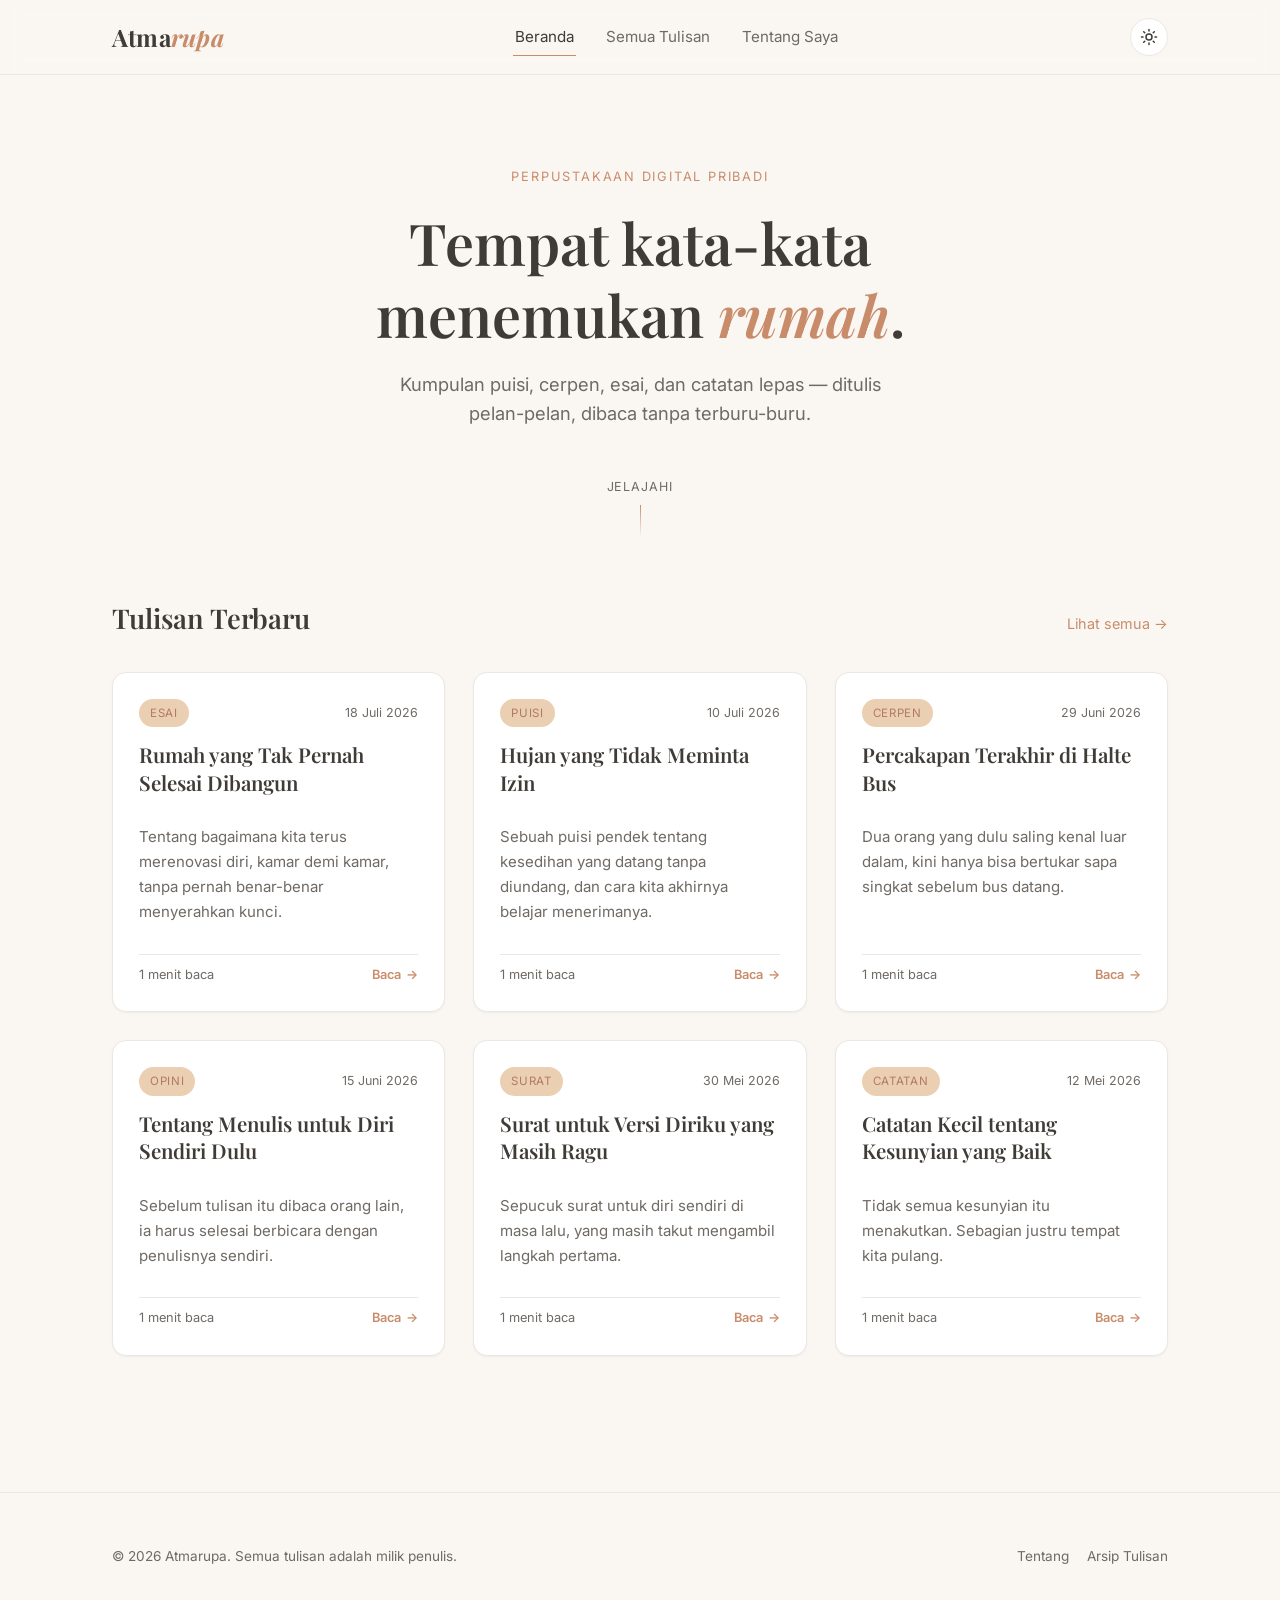
<file: index.html>
<!DOCTYPE html>
<html lang="id">
<head>
<meta charset="UTF-8" />
<meta name="viewport" content="width=device-width, initial-scale=1.0" />
<title>Atmarupa — Tempat kata-kata menemukan rumah</title>
<meta name="description" content="Perpustakaan digital pribadi berisi puisi, cerpen, esai, opini, dan catatan lepas. Tempat yang tenang untuk membaca dan menyimpan tulisan." />
<link rel="canonical" href="https://rumahkata.example.com/index.html" />

<!-- Open Graph -->
<meta property="og:type" content="website" />
<meta property="og:title" content="Atmarupa — Tempat kata-kata menemukan rumah" />
<meta property="og:description" content="Perpustakaan digital pribadi berisi puisi, cerpen, esai, opini, dan catatan lepas." />
<meta property="og:url" content="https://rumahkata.example.com/index.html" />
<meta property="og:image" content="images/og-cover.jpg" />

<!-- Twitter Card -->
<meta name="twitter:card" content="summary_large_image" />
<meta name="twitter:title" content="Atmarupa — Tempat kata-kata menemukan rumah" />
<meta name="twitter:description" content="Perpustakaan digital pribadi berisi puisi, cerpen, esai, opini, dan catatan lepas." />
<meta name="twitter:image" content="images/og-cover.jpg" />

<link rel="icon" href="data:image/svg+xml,<svg xmlns=%22http://www.w3.org/2000/svg%22 viewBox=%220 0 100 100%22><text y=%22.9em%22 font-size=%2290%22>🏡</text></svg>" />

<link rel="preconnect" href="https://fonts.googleapis.com" />
<link rel="preconnect" href="https://fonts.gstatic.com" crossorigin />
<link href="https://fonts.googleapis.com/css2?family=Playfair+Display:wght@500;600;700&family=Inter:wght@400;500;600&display=swap" rel="stylesheet" />

<link rel="stylesheet" href="css/style.css" />
<link rel="stylesheet" href="css/responsive.css" />
</head>
<body>
<a class="skip-link" href="#main-content">Langsung ke konten utama</a>

<header class="site-header">
  <div class="header-inner">
    <a class="brand" href="index.html">
      <span class="brand-mark">Atma<em>rupa</em></span>
    </a>

    <nav class="main-nav" data-main-nav aria-label="Navigasi utama">
      <a href="index.html" aria-current="page">Beranda</a>
      <a href="posts.html">Semua Tulisan</a>
      <a href="about.html">Tentang Saya</a>
    </nav>

    <div class="header-actions">
      <button class="theme-toggle" data-theme-toggle type="button" aria-label="Ganti mode terang/gelap">
        <svg class="icon-sun" viewBox="0 0 24 24" fill="none" stroke="currentColor" stroke-width="2" stroke-linecap="round"><circle cx="12" cy="12" r="4"/><path d="M12 2v2M12 20v2M4.93 4.93l1.41 1.41M17.66 17.66l1.41 1.41M2 12h2M20 12h2M6.34 17.66l-1.41 1.41M19.07 4.93l-1.41 1.41"/></svg>
        <svg class="icon-moon" viewBox="0 0 24 24" fill="none" stroke="currentColor" stroke-width="2" stroke-linecap="round" stroke-linejoin="round"><path d="M21 12.79A9 9 0 1 1 11.21 3 7 7 0 0 0 21 12.79z"/></svg>
      </button>
      <button class="nav-toggle" data-nav-toggle type="button" aria-label="Buka menu" aria-expanded="false" aria-controls="main-nav">
        <svg viewBox="0 0 24 24" fill="none" stroke="currentColor" stroke-width="2" stroke-linecap="round"><path d="M3 6h18M3 12h18M3 18h18"/></svg>
      </button>
    </div>
  </div>
</header>

<main id="main-content">
  <section class="hero">
    <div class="container">
      <span class="hero-eyebrow">Perpustakaan digital pribadi</span>
      <h1>Tempat kata-kata<br />menemukan <span class="accent-word">rumah</span>.</h1>
      <p class="hero-tagline">Kumpulan puisi, cerpen, esai, dan catatan lepas — ditulis pelan-pelan, dibaca tanpa terburu-buru.</p>
      <div class="hero-scroll-cue" aria-hidden="true">
        <span>Jelajahi</span>
        <span class="line"></span>
      </div>
    </div>
  </section>

  <section class="container">
    <div class="section-heading">
      <h2>Tulisan Terbaru</h2>
      <a class="view-all" href="posts.html">Lihat semua &rarr;</a>
    </div>
    <div class="post-grid" data-latest-posts aria-live="polite">
      <!-- Diisi oleh app.js -->
    </div>
  </section>
</main>

<footer class="site-footer">
  <div class="container footer-inner">
    <p class="footer-note">&copy; 2026 Atmarupa. Semua tulisan adalah milik penulis.</p>
    <div class="footer-links">
      <a href="about.html">Tentang</a>
      <a href="posts.html">Arsip Tulisan</a>
    </div>
  </div>
</footer>

<script src="js/darkmode.js"></script>
<script src="js/utils.js"></script>
<script src="js/app.js"></script>
</body>
</html>
</file>
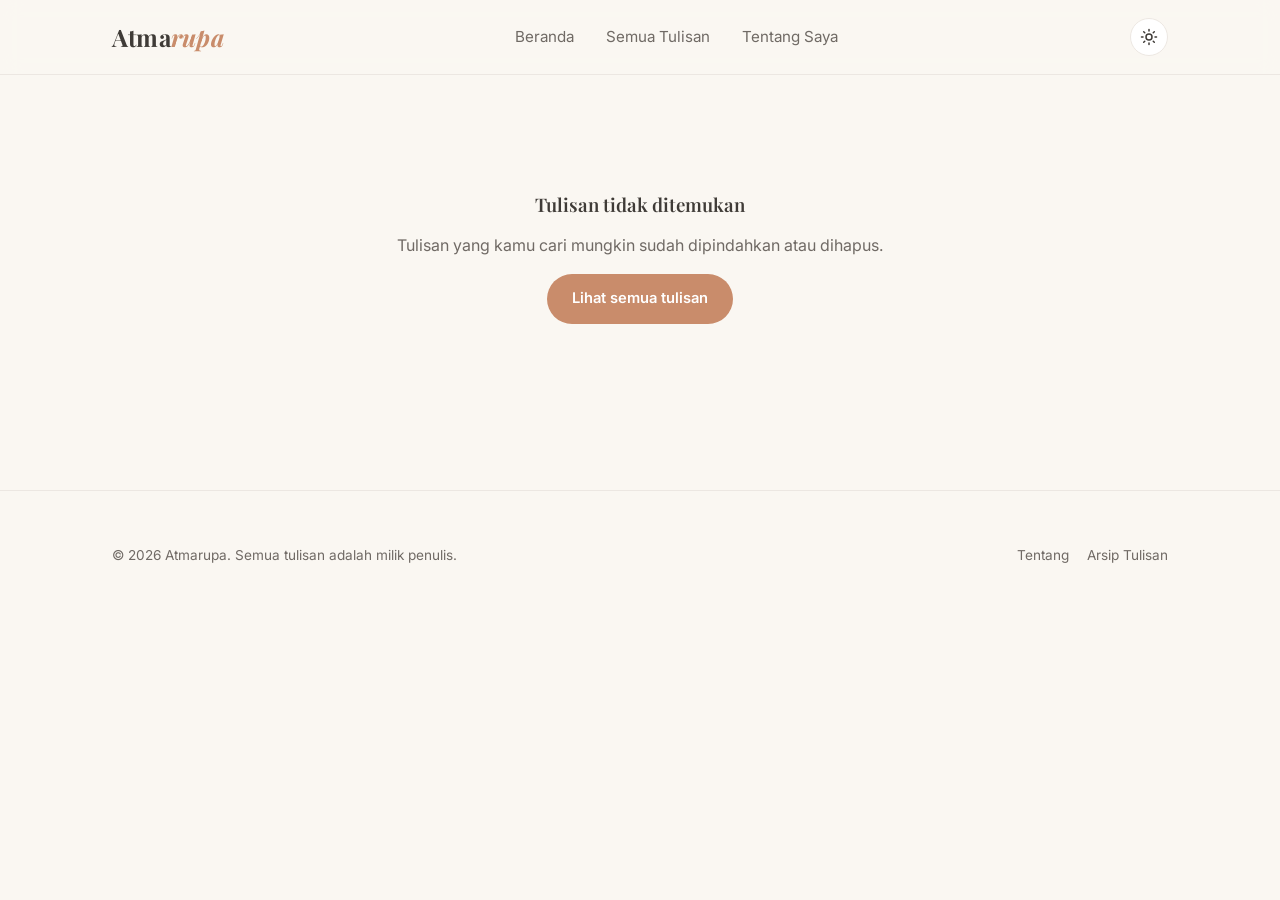
<file: article.html>
<!DOCTYPE html>
<html lang="id">
<head>
<meta charset="UTF-8" />
<meta name="viewport" content="width=device-width, initial-scale=1.0" />
<title>Memuat tulisan… — Atmarupa</title>
<meta name="description" content="Membaca tulisan di Atmarupa." />
<link rel="canonical" href="https://rumahkata.example.com/article.html" />

<meta property="og:type" content="article" />
<meta property="og:title" content="Atmarupa" />
<meta property="og:description" content="Membaca tulisan di Atmarupa." />
<meta property="og:url" content="https://rumahkata.example.com/article.html" />

<meta name="twitter:card" content="summary" />
<meta name="twitter:title" content="Atmarupa" />
<meta name="twitter:description" content="Membaca tulisan di Atmarupa." />

<link rel="icon" href="data:image/svg+xml,<svg xmlns=%22http://www.w3.org/2000/svg%22 viewBox=%220 0 100 100%22><text y=%22.9em%22 font-size=%2290%22>🏡</text></svg>" />

<link rel="preconnect" href="https://fonts.googleapis.com" />
<link rel="preconnect" href="https://fonts.gstatic.com" crossorigin />
<link href="https://fonts.googleapis.com/css2?family=Playfair+Display:wght@500;600;700&family=Inter:wght@400;500;600&display=swap" rel="stylesheet" />

<link rel="stylesheet" href="css/style.css" />
<link rel="stylesheet" href="css/article.css" />
<link rel="stylesheet" href="css/responsive.css" />

<script type="application/ld+json" data-article-schema>{}</script>
</head>
<body>
<a class="skip-link" href="#main-content">Langsung ke konten utama</a>

<div class="reading-progress" data-reading-progress aria-hidden="true"></div>

<header class="site-header">
  <div class="header-inner">
    <a class="brand" href="index.html">
      <span class="brand-mark">Atma<em>rupa</em></span>
    </a>

    <nav class="main-nav" data-main-nav aria-label="Navigasi utama">
      <a href="index.html">Beranda</a>
      <a href="posts.html">Semua Tulisan</a>
      <a href="about.html">Tentang Saya</a>
    </nav>

    <div class="header-actions">
      <button class="theme-toggle" data-theme-toggle type="button" aria-label="Ganti mode terang/gelap">
        <svg class="icon-sun" viewBox="0 0 24 24" fill="none" stroke="currentColor" stroke-width="2" stroke-linecap="round"><circle cx="12" cy="12" r="4"/><path d="M12 2v2M12 20v2M4.93 4.93l1.41 1.41M17.66 17.66l1.41 1.41M2 12h2M20 12h2M6.34 17.66l-1.41 1.41M19.07 4.93l-1.41 1.41"/></svg>
        <svg class="icon-moon" viewBox="0 0 24 24" fill="none" stroke="currentColor" stroke-width="2" stroke-linecap="round" stroke-linejoin="round"><path d="M21 12.79A9 9 0 1 1 11.21 3 7 7 0 0 0 21 12.79z"/></svg>
      </button>
      <button class="nav-toggle" data-nav-toggle type="button" aria-label="Buka menu" aria-expanded="false" aria-controls="main-nav">
        <svg viewBox="0 0 24 24" fill="none" stroke="currentColor" stroke-width="2" stroke-linecap="round"><path d="M3 6h18M3 12h18M3 18h18"/></svg>
      </button>
    </div>
  </div>
</header>

<main id="main-content">
  <article class="article-page container" data-article-root>
    <a class="article-back" href="posts.html">
      <svg viewBox="0 0 24 24" fill="none" stroke="currentColor" stroke-width="2" stroke-linecap="round"><path d="m15 18-6-6 6-6"/></svg>
      Kembali ke semua tulisan
    </a>

    <header class="article-header">
      <span class="article-tag" data-article-tag>Memuat…</span>
      <h1 data-article-title>Memuat tulisan…</h1>
      <div class="article-meta-row">
        <span data-article-date></span>
        <span class="dot" aria-hidden="true"></span>
        <span data-article-reading-time></span>
      </div>
    </header>

    <div class="article-body" data-article-body>
      <p>Sedang memuat isi tulisan…</p>
    </div>

    <div class="article-share-bar">
      <button class="btn btn-ghost share-btn" data-share-btn type="button">
        <svg viewBox="0 0 24 24" fill="none" stroke="currentColor" stroke-width="2" stroke-linecap="round" stroke-linejoin="round"><circle cx="18" cy="5" r="3"/><circle cx="6" cy="12" r="3"/><circle cx="18" cy="19" r="3"/><path d="m8.59 13.51 6.83 3.98M15.41 6.51 8.59 10.49"/></svg>
        Bagikan tulisan ini
      </button>
      <span class="share-feedback" data-share-feedback></span>
    </div>

    <nav class="article-nav" data-article-nav aria-label="Navigasi antar tulisan"></nav>
  </article>
</main>

<footer class="site-footer">
  <div class="container footer-inner">
    <p class="footer-note">&copy; 2026 Atmarupa. Semua tulisan adalah milik penulis.</p>
    <div class="footer-links">
      <a href="about.html">Tentang</a>
      <a href="posts.html">Arsip Tulisan</a>
    </div>
  </div>
</footer>

<script src="js/darkmode.js"></script>
<script src="js/utils.js"></script>
<script src="js/app.js"></script>
<script src="js/article.js"></script>
</body>
</html>
</file>
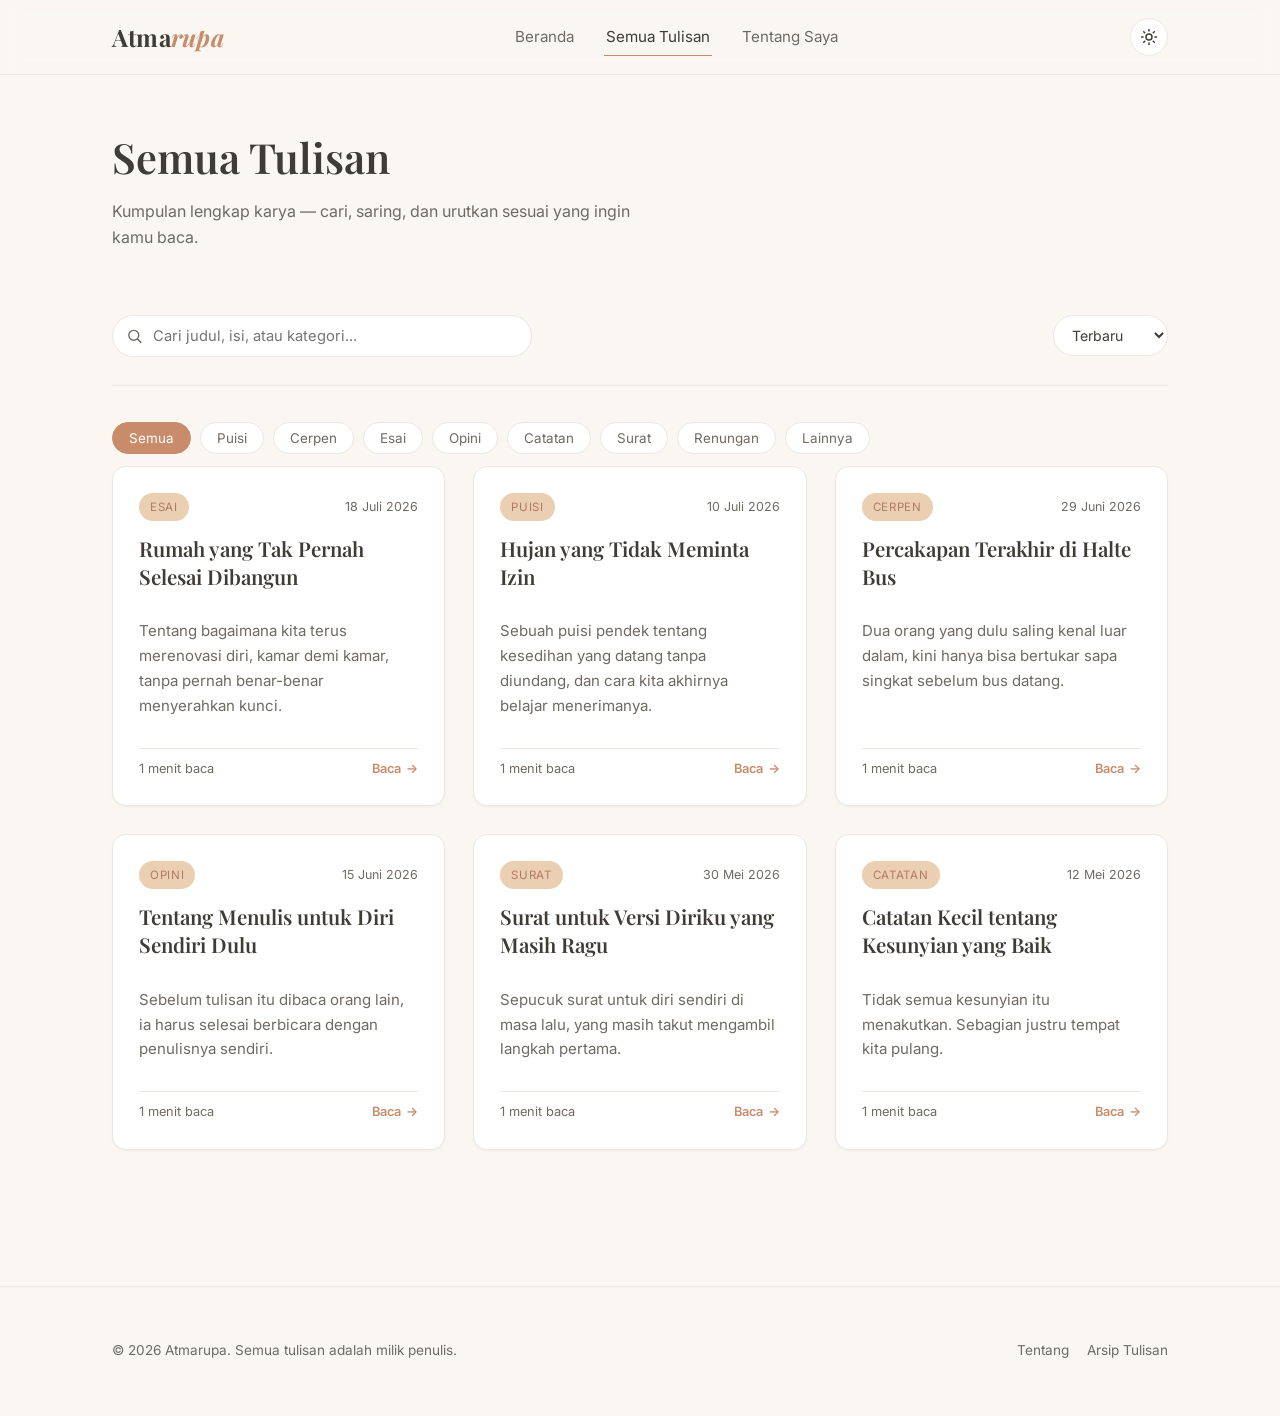
<file: posts.html>
<!DOCTYPE html>
<html lang="id">
<head>
<meta charset="UTF-8" />
<meta name="viewport" content="width=device-width, initial-scale=1.0" />
<title>Semua Tulisan — Atmarupa</title>
<meta name="description" content="Jelajahi semua tulisan di Atmarupa puisi, cerpen, esai, opini, catatan, surat, dan renungan. Cari dan saring berdasarkan kategori." />
<link rel="canonical" href="https://rumahkata.example.com/posts.html" />

<meta property="og:type" content="website" />
<meta property="og:title" content="Semua Tulisan — Atmarupa/>
<meta property="og:description" content="Jelajahi semua tulisan: puisi, cerpen, esai, opini, catatan, surat, dan renungan." />
<meta property="og:url" content="https://rumahkata.example.com/posts.html" />

<meta name="twitter:card" content="summary" />
<meta name="twitter:title" content="Semua Tulisan — Atmarupa" />
<meta name="twitter:description" content="Jelajahi semua tulisan: puisi, cerpen, esai, opini, catatan, surat, dan renungan." />

<link rel="icon" href="data:image/svg+xml,<svg xmlns=%22http://www.w3.org/2000/svg%22 viewBox=%220 0 100 100%22><text y=%22.9em%22 font-size=%2290%22>🏡</text></svg>" />

<link rel="preconnect" href="https://fonts.googleapis.com" />
<link rel="preconnect" href="https://fonts.gstatic.com" crossorigin />
<link href="https://fonts.googleapis.com/css2?family=Playfair+Display:wght@500;600;700&family=Inter:wght@400;500;600&display=swap" rel="stylesheet" />

<link rel="stylesheet" href="css/style.css" />
<link rel="stylesheet" href="css/responsive.css" />
</head>
<body>
<a class="skip-link" href="#main-content">Langsung ke konten utama</a>

<header class="site-header">
  <div class="header-inner">
    <a class="brand" href="index.html">
      <span class="brand-mark">Atma<em>rupa</em></span>
    </a>

    <nav class="main-nav" data-main-nav aria-label="Navigasi utama">
      <a href="index.html">Beranda</a>
      <a href="posts.html" aria-current="page">Semua Tulisan</a>
      <a href="about.html">Tentang Saya</a>
    </nav>

    <div class="header-actions">
      <button class="theme-toggle" data-theme-toggle type="button" aria-label="Ganti mode terang/gelap">
        <svg class="icon-sun" viewBox="0 0 24 24" fill="none" stroke="currentColor" stroke-width="2" stroke-linecap="round"><circle cx="12" cy="12" r="4"/><path d="M12 2v2M12 20v2M4.93 4.93l1.41 1.41M17.66 17.66l1.41 1.41M2 12h2M20 12h2M6.34 17.66l-1.41 1.41M19.07 4.93l-1.41 1.41"/></svg>
        <svg class="icon-moon" viewBox="0 0 24 24" fill="none" stroke="currentColor" stroke-width="2" stroke-linecap="round" stroke-linejoin="round"><path d="M21 12.79A9 9 0 1 1 11.21 3 7 7 0 0 0 21 12.79z"/></svg>
      </button>
      <button class="nav-toggle" data-nav-toggle type="button" aria-label="Buka menu" aria-expanded="false" aria-controls="main-nav">
        <svg viewBox="0 0 24 24" fill="none" stroke="currentColor" stroke-width="2" stroke-linecap="round"><path d="M3 6h18M3 12h18M3 18h18"/></svg>
      </button>
    </div>
  </div>
</header>

<main id="main-content">
  <div class="container">
    <div class="page-header">
      <h1>Semua Tulisan</h1>
      <p>Kumpulan lengkap karya — cari, saring, dan urutkan sesuai yang ingin kamu baca.</p>
    </div>

    <div class="controls-bar">
      <label class="search-box">
        <span class="visually-hidden">Cari tulisan</span>
        <svg viewBox="0 0 24 24" fill="none" stroke="currentColor" stroke-width="2" stroke-linecap="round"><circle cx="11" cy="11" r="7"/><path d="m21 21-4.3-4.3"/></svg>
        <input type="search" data-post-search placeholder="Cari judul, isi, atau kategori..." aria-label="Cari tulisan" />
      </label>

      <label>
        <span class="visually-hidden">Urutkan tulisan</span>
        <select class="sort-select" data-sort-select aria-label="Urutkan tulisan">
          <option value="terbaru">Terbaru</option>
          <option value="terlama">Terlama</option>
          <option value="judul">Judul A-Z</option>
        </select>
      </label>
    </div>

    <div class="filter-row" data-filter-row role="group" aria-label="Saring berdasarkan kategori">
      <!-- Diisi oleh posts.js -->
    </div>

    <p class="visually-hidden" data-result-count aria-live="polite"></p>

    <div class="post-grid" data-post-grid aria-live="polite">
      <!-- Diisi oleh posts.js -->
    </div>
  </div>
</main>

<footer class="site-footer">
  <div class="container footer-inner">
    <p class="footer-note">&copy; 2026 Atmarupa. Semua tulisan adalah milik penulis.</p>
    <div class="footer-links">
      <a href="about.html">Tentang</a>
      <a href="posts.html">Arsip Tulisan</a>
    </div>
  </div>
</footer>

<script src="js/darkmode.js"></script>
<script src="js/utils.js"></script>
<script src="js/app.js"></script>
<script src="js/search.js"></script>
<script src="js/posts.js"></script>
</body>
</html>
</file>
<file: css/style.css>
/* ==========================================================================
   Rumah Kata — Perpustakaan digital pribadi
   style.css — variabel global, layout dasar, komponen bersama
   ========================================================================== */

:root {
  /* Warna — Warm Pastel Minimalist */
  --color-bg: #FAF7F2;
  --color-card: #FFFFFF;
  --color-primary: #C98C6B;
  --color-secondary: #EBCFB2;
  --color-accent: #B27A63;
  --color-text: #3F3B37;
  --color-text-secondary: #706A65;
  --color-border: #ECE7E2;
  --color-hover: #F5EFE9;
  --color-shadow: rgba(63, 59, 55, 0.06);

  /* Tipografi */
  --font-heading: "Playfair Display", Georgia, serif;
  --font-body: "Inter", -apple-system, BlinkMacSystemFont, sans-serif;

  /* Skala & ritme */
  --content-width: 1120px;
  --reading-width: 680px;
  --radius-sm: 8px;
  --radius-md: 14px;
  --radius-lg: 22px;
  --transition: 220ms cubic-bezier(0.4, 0, 0.2, 1);

  color-scheme: light;
}

[data-theme="dark"] {
  --color-bg: #211E1B;
  --color-card: #2A2622;
  --color-primary: #E0A17E;
  --color-secondary: #4A3F35;
  --color-accent: #E0A17E;
  --color-text: #F3EEE7;
  --color-text-secondary: #B8AFA6;
  --color-border: #3B352F;
  --color-hover: #322C27;
  --color-shadow: rgba(0, 0, 0, 0.25);
  color-scheme: dark;
}

/* ---------- Reset dasar ---------- */
*,
*::before,
*::after {
  box-sizing: border-box;
}

html {
  scroll-behavior: smooth;
}

body {
  margin: 0;
  background-color: var(--color-bg);
  color: var(--color-text);
  font-family: var(--font-body);
  line-height: 1.6;
  -webkit-font-smoothing: antialiased;
  transition: background-color var(--transition), color var(--transition);
}

img {
  max-width: 100%;
  display: block;
}

a {
  color: inherit;
  text-decoration: none;
}

ul {
  list-style: none;
  margin: 0;
  padding: 0;
}

button {
  font-family: inherit;
  cursor: pointer;
}

h1, h2, h3, h4 {
  font-family: var(--font-heading);
  font-weight: 600;
  line-height: 1.25;
  margin: 0;
}

/* ---------- Aksesibilitas ---------- */
.skip-link {
  position: absolute;
  left: -999px;
  top: 0;
  background: var(--color-primary);
  color: #fff;
  padding: 10px 18px;
  border-radius: 0 0 var(--radius-sm) 0;
  z-index: 1000;
}

.skip-link:focus {
  left: 0;
}

:focus-visible {
  outline: 2px solid var(--color-accent);
  outline-offset: 3px;
  border-radius: 4px;
}

@media (prefers-reduced-motion: reduce) {
  *, *::before, *::after {
    animation-duration: 0.001ms !important;
    animation-iteration-count: 1 !important;
    transition-duration: 0.001ms !important;
    scroll-behavior: auto !important;
  }
}

.visually-hidden {
  position: absolute;
  width: 1px;
  height: 1px;
  overflow: hidden;
  clip: rect(0 0 0 0);
  white-space: nowrap;
}

/* ---------- Container ---------- */
.container {
  width: 100%;
  max-width: var(--content-width);
  margin: 0 auto;
  padding: 0 32px;
}

/* ---------- Header ---------- */
.site-header {
  position: sticky;
  top: 0;
  z-index: 100;
  background-color: color-mix(in srgb, var(--color-bg) 88%, transparent);
  backdrop-filter: blur(10px);
  border-bottom: 1px solid var(--color-border);
}

.header-inner {
  display: flex;
  align-items: center;
  justify-content: space-between;
  gap: 24px;
  padding: 18px 32px;
  max-width: var(--content-width);
  margin: 0 auto;
}

.brand {
  display: flex;
  align-items: baseline;
  gap: 10px;
}

.brand-mark {
  font-family: var(--font-heading);
  font-size: 1.5rem;
  font-weight: 700;
  color: var(--color-text);
  letter-spacing: 0.01em;
}

.brand-mark em {
  font-style: italic;
  color: var(--color-primary);
}

.main-nav {
  display: flex;
  align-items: center;
  gap: 28px;
}

.main-nav a {
  font-size: 0.95rem;
  color: var(--color-text-secondary);
  position: relative;
  padding: 4px 2px;
  transition: color var(--transition);
}

.main-nav a::after {
  content: "";
  position: absolute;
  left: 0;
  bottom: -3px;
  width: 0;
  height: 1.5px;
  background: var(--color-primary);
  transition: width var(--transition);
}

.main-nav a:hover,
.main-nav a[aria-current="page"] {
  color: var(--color-text);
}

.main-nav a:hover::after,
.main-nav a[aria-current="page"]::after {
  width: 100%;
}

.header-actions {
  display: flex;
  align-items: center;
  gap: 14px;
}

.nav-toggle {
  display: none;
  background: none;
  border: none;
  padding: 6px;
  color: var(--color-text);
}

.nav-toggle svg {
  width: 24px;
  height: 24px;
}

/* Theme toggle */
.theme-toggle {
  display: inline-flex;
  align-items: center;
  justify-content: center;
  width: 38px;
  height: 38px;
  border-radius: 50%;
  border: 1px solid var(--color-border);
  background: var(--color-card);
  color: var(--color-text);
  transition: background var(--transition), transform var(--transition);
}

.theme-toggle:hover {
  background: var(--color-hover);
  transform: rotate(12deg);
}

.theme-toggle svg {
  width: 18px;
  height: 18px;
}

.theme-toggle .icon-moon { display: none; }
[data-theme="dark"] .theme-toggle .icon-sun { display: none; }
[data-theme="dark"] .theme-toggle .icon-moon { display: block; }

/* ---------- Hero ---------- */
.hero {
  padding: 88px 0 64px;
  text-align: center;
}

.hero-eyebrow {
  display: inline-block;
  font-size: 0.8rem;
  letter-spacing: 0.14em;
  text-transform: uppercase;
  color: var(--color-primary);
  margin-bottom: 18px;
}

.hero h1 {
  font-size: clamp(2.4rem, 5vw, 3.6rem);
  max-width: 780px;
  margin: 0 auto 20px;
  color: var(--color-text);
}

.hero h1 .accent-word {
  color: var(--color-primary);
  font-style: italic;
}

.hero-tagline {
  font-size: 1.15rem;
  color: var(--color-text-secondary);
  max-width: 520px;
  margin: 0 auto;
}

.hero-scroll-cue {
  margin-top: 48px;
  display: inline-flex;
  flex-direction: column;
  align-items: center;
  gap: 8px;
  color: var(--color-text-secondary);
  font-size: 0.78rem;
  letter-spacing: 0.08em;
  text-transform: uppercase;
}

.hero-scroll-cue .line {
  width: 1px;
  height: 32px;
  background: linear-gradient(var(--color-primary), transparent);
  animation: pulse-line 1.8s ease-in-out infinite;
}

@keyframes pulse-line {
  0%, 100% { opacity: 0.3; }
  50% { opacity: 1; }
}

/* ---------- Section headings ---------- */
.section-heading {
  display: flex;
  align-items: baseline;
  justify-content: space-between;
  gap: 16px;
  margin-bottom: 32px;
}

.section-heading h2 {
  font-size: 1.7rem;
}

.section-heading .view-all {
  font-size: 0.9rem;
  color: var(--color-primary);
  white-space: nowrap;
  border-bottom: 1px solid transparent;
  transition: border-color var(--transition);
}

.section-heading .view-all:hover {
  border-color: var(--color-primary);
}

/* ---------- Post grid & cards ---------- */
.post-grid {
  display: grid;
  grid-template-columns: repeat(auto-fill, minmax(300px, 1fr));
  gap: 28px;
  padding: 4px 0 96px;
}

.post-card {
  background: var(--color-card);
  border: 1px solid var(--color-border);
  border-radius: var(--radius-md);
  padding: 26px;
  display: flex;
  flex-direction: column;
  gap: 14px;
  box-shadow: 0 1px 2px var(--color-shadow);
  transition: transform var(--transition), box-shadow var(--transition), border-color var(--transition);
  opacity: 0;
  transform: translateY(14px);
  animation: fade-in-up 0.6s ease forwards;
}

@keyframes fade-in-up {
  to {
    opacity: 1;
    transform: translateY(0);
  }
}

.post-card:hover {
  transform: translateY(-4px);
  box-shadow: 0 14px 28px var(--color-shadow);
  border-color: var(--color-secondary);
}

.post-card-top {
  display: flex;
  align-items: center;
  justify-content: space-between;
  gap: 10px;
}

.post-tag {
  display: inline-block;
  font-size: 0.72rem;
  letter-spacing: 0.06em;
  text-transform: uppercase;
  color: var(--color-accent);
  background: var(--color-secondary);
  padding: 5px 11px;
  border-radius: 100px;
}

[data-theme="dark"] .post-tag {
  color: #211E1B;
}

.post-meta {
  font-size: 0.78rem;
  color: var(--color-text-secondary);
}

.post-card h3 {
  font-size: 1.28rem;
  line-height: 1.35;
}

.post-card h3 a {
  transition: color var(--transition);
}

.post-card h3 a:hover {
  color: var(--color-primary);
}

.post-excerpt {
  color: var(--color-text-secondary);
  font-size: 0.94rem;
  line-height: 1.65;
  flex-grow: 1;
}

.post-card-footer {
  display: flex;
  align-items: center;
  justify-content: space-between;
  font-size: 0.8rem;
  color: var(--color-text-secondary);
  padding-top: 10px;
  border-top: 1px solid var(--color-border);
}

.read-link {
  color: var(--color-primary);
  font-weight: 600;
  display: inline-flex;
  align-items: center;
  gap: 5px;
  transition: gap var(--transition);
}

.post-card:hover .read-link {
  gap: 9px;
}

/* ---------- Skeleton loading ---------- */
.skeleton-card {
  background: var(--color-card);
  border: 1px solid var(--color-border);
  border-radius: var(--radius-md);
  padding: 26px;
  display: flex;
  flex-direction: column;
  gap: 14px;
}

.skeleton-line {
  height: 12px;
  border-radius: 6px;
  background: linear-gradient(90deg, var(--color-hover) 25%, var(--color-secondary) 50%, var(--color-hover) 75%);
  background-size: 200% 100%;
  animation: shimmer 1.4s infinite;
}

@keyframes shimmer {
  0% { background-position: 200% 0; }
  100% { background-position: -200% 0; }
}

.skeleton-line.tag { width: 70px; height: 20px; border-radius: 100px; }
.skeleton-line.title { width: 90%; height: 20px; }
.skeleton-line.title-2 { width: 60%; height: 20px; }
.skeleton-line.excerpt { width: 100%; }
.skeleton-line.excerpt-2 { width: 80%; }

/* ---------- Controls: search + filter + sort ---------- */
.controls-bar {
  display: flex;
  flex-wrap: wrap;
  align-items: center;
  gap: 16px;
  justify-content: space-between;
  padding: 40px 0 28px;
  border-bottom: 1px solid var(--color-border);
  margin-bottom: 36px;
}

.search-box {
  position: relative;
  flex: 1 1 280px;
  max-width: 420px;
}

.search-box svg {
  position: absolute;
  left: 14px;
  top: 50%;
  transform: translateY(-50%);
  width: 17px;
  height: 17px;
  color: var(--color-text-secondary);
  pointer-events: none;
}

.search-box input {
  width: 100%;
  padding: 11px 16px 11px 40px;
  border-radius: 100px;
  border: 1px solid var(--color-border);
  background: var(--color-card);
  color: var(--color-text);
  font-family: var(--font-body);
  font-size: 0.92rem;
  transition: border-color var(--transition), box-shadow var(--transition);
}

.search-box input:focus {
  border-color: var(--color-primary);
  box-shadow: 0 0 0 3px color-mix(in srgb, var(--color-primary) 18%, transparent);
  outline: none;
}

.sort-select {
  padding: 10px 14px;
  border-radius: 100px;
  border: 1px solid var(--color-border);
  background: var(--color-card);
  color: var(--color-text);
  font-family: var(--font-body);
  font-size: 0.88rem;
}

.filter-row {
  display: flex;
  flex-wrap: wrap;
  gap: 9px;
  padding-bottom: 8px;
}

.filter-chip {
  padding: 7px 16px;
  border-radius: 100px;
  border: 1px solid var(--color-border);
  background: var(--color-card);
  color: var(--color-text-secondary);
  font-size: 0.84rem;
  transition: all var(--transition);
}

.filter-chip:hover {
  border-color: var(--color-primary);
  color: var(--color-text);
}

.filter-chip[aria-pressed="true"] {
  background: var(--color-primary);
  border-color: var(--color-primary);
  color: #fff;
}

.no-results {
  text-align: center;
  padding: 70px 20px;
  color: var(--color-text-secondary);
}

.no-results h3 {
  color: var(--color-text);
  margin-bottom: 10px;
}

/* ---------- Buttons ---------- */
.btn {
  display: inline-flex;
  align-items: center;
  gap: 8px;
  padding: 12px 24px;
  border-radius: 100px;
  font-size: 0.92rem;
  font-weight: 600;
  border: 1px solid transparent;
  transition: transform var(--transition), background var(--transition), box-shadow var(--transition);
}

.btn-primary {
  background: var(--color-primary);
  color: #fff;
}

.btn-primary:hover {
  background: var(--color-accent);
  transform: translateY(-2px);
  box-shadow: 0 10px 20px color-mix(in srgb, var(--color-primary) 30%, transparent);
}

.btn-ghost {
  background: transparent;
  border-color: var(--color-border);
  color: var(--color-text);
}

.btn-ghost:hover {
  background: var(--color-hover);
  border-color: var(--color-primary);
}

/* ---------- About page ---------- */
.about-section {
  padding: 72px 0 100px;
}

.about-grid {
  display: grid;
  grid-template-columns: 260px 1fr;
  gap: 56px;
  align-items: start;
}

.about-photo {
  width: 100%;
  aspect-ratio: 1;
  border-radius: var(--radius-lg);
  overflow: hidden;
  border: 1px solid var(--color-border);
  background: var(--color-secondary);
}

.about-photo img {
  width: 100%;
  height: 100%;
  object-fit: cover;
}

.about-content h1 {
  font-size: 2.4rem;
  margin-bottom: 6px;
}

.about-role {
  color: var(--color-primary);
  font-size: 0.95rem;
  margin-bottom: 24px;
  display: block;
}

.about-content p {
  color: var(--color-text-secondary);
  font-size: 1.02rem;
  line-height: 1.8;
  margin: 0 0 18px;
  max-width: 560px;
}

.about-links {
  display: flex;
  flex-wrap: wrap;
  gap: 12px;
  margin-top: 28px;
}

.about-links a {
  display: inline-flex;
  align-items: center;
  gap: 8px;
  padding: 10px 18px;
  border: 1px solid var(--color-border);
  border-radius: 100px;
  font-size: 0.88rem;
  transition: all var(--transition);
}

.about-links a:hover {
  border-color: var(--color-primary);
  background: var(--color-hover);
  transform: translateY(-2px);
}

.about-links svg {
  width: 16px;
  height: 16px;
}

/* ---------- Footer ---------- */
.site-footer {
  border-top: 1px solid var(--color-border);
  padding: 40px 0;
  margin-top: 40px;
}

.footer-inner {
  display: flex;
  align-items: center;
  justify-content: space-between;
  flex-wrap: wrap;
  gap: 14px;
}

.footer-note {
  color: var(--color-text-secondary);
  font-size: 0.85rem;
}

.footer-links {
  display: flex;
  gap: 18px;
}

.footer-links a {
  font-size: 0.85rem;
  color: var(--color-text-secondary);
  transition: color var(--transition);
}

.footer-links a:hover {
  color: var(--color-primary);
}

/* ---------- Utility ---------- */
.page-header {
  padding: 56px 0 8px;
}

.page-header h1 {
  font-size: clamp(1.9rem, 4vw, 2.6rem);
  margin-bottom: 10px;
}

.page-header p {
  color: var(--color-text-secondary);
  max-width: 560px;
}

.loading-indicator {
  text-align: center;
  padding: 60px 0;
  color: var(--color-text-secondary);
}
</file>
<file: css/responsive.css>
/* ==========================================================================
   responsive.css — penyesuaian tablet & mobile
   ========================================================================== */

/* Tablet */
@media (max-width: 900px) {
  .about-grid {
    grid-template-columns: 180px 1fr;
    gap: 32px;
  }

  .post-grid {
    grid-template-columns: repeat(auto-fill, minmax(260px, 1fr));
  }
}

/* Mobile nav */
@media (max-width: 720px) {
  .header-inner {
    padding: 16px 20px;
  }

  .nav-toggle {
    display: inline-flex;
    align-items: center;
  }

  .main-nav {
    position: fixed;
    inset: 64px 0 0 0;
    height: calc(100vh - 64px);
    background: var(--color-bg);
    flex-direction: column;
    align-items: flex-start;
    padding: 28px 28px;
    gap: 22px;
    transform: translateX(100%);
    transition: transform var(--transition);
    z-index: 99;
    border-top: 1px solid var(--color-border);
  }

  .main-nav.open {
    transform: translateX(0);
  }

  .main-nav a {
    font-size: 1.1rem;
  }

  .container {
    padding: 0 20px;
  }

  .hero {
    padding: 56px 0 44px;
  }

  .post-grid {
    grid-template-columns: 1fr;
    padding-bottom: 64px;
  }

  .about-grid {
    grid-template-columns: 1fr;
  }

  .about-photo {
    max-width: 200px;
  }

  .article-nav {
    grid-template-columns: 1fr;
  }

  .article-nav-link.next {
    text-align: left;
    align-items: flex-start;
  }

  .controls-bar {
    flex-direction: column;
    align-items: stretch;
  }

  .search-box {
    max-width: none;
  }

  .footer-inner {
    flex-direction: column;
    align-items: flex-start;
  }
}

@media (max-width: 480px) {
  .article-body {
    font-size: 1.04rem;
  }

  .article-share-bar {
    flex-direction: column;
    align-items: stretch;
  }
}
</file>
<file: css/article.css>
/* ==========================================================================
   article.css — mode membaca untuk halaman detail tulisan
   ========================================================================== */

.reading-progress {
  position: fixed;
  top: 0;
  left: 0;
  height: 3px;
  width: 0%;
  background: var(--color-primary);
  z-index: 200;
  transition: width 80ms linear;
}

.article-page {
  padding: 48px 0 40px;
}

.article-back {
  display: inline-flex;
  align-items: center;
  gap: 6px;
  font-size: 0.88rem;
  color: var(--color-text-secondary);
  margin-bottom: 36px;
  transition: color var(--transition), transform var(--transition);
}

.article-back:hover {
  color: var(--color-primary);
  transform: translateX(-3px);
}

.article-back svg {
  width: 16px;
  height: 16px;
}

.article-header {
  max-width: var(--reading-width);
  margin: 0 auto 44px;
  text-align: center;
}

.article-tag {
  display: inline-block;
  font-size: 0.75rem;
  letter-spacing: 0.08em;
  text-transform: uppercase;
  color: var(--color-accent);
  background: var(--color-secondary);
  padding: 6px 14px;
  border-radius: 100px;
  margin-bottom: 22px;
}

[data-theme="dark"] .article-tag {
  color: #211E1B;
}

.article-header h1 {
  font-size: clamp(2rem, 4.4vw, 2.9rem);
  margin-bottom: 20px;
}

.article-meta-row {
  display: flex;
  align-items: center;
  justify-content: center;
  gap: 10px;
  color: var(--color-text-secondary);
  font-size: 0.88rem;
  flex-wrap: wrap;
}

.article-meta-row .dot {
  width: 3px;
  height: 3px;
  border-radius: 50%;
  background: var(--color-text-secondary);
}

.article-body {
  max-width: var(--reading-width);
  margin: 0 auto;
  font-size: 1.14rem;
  line-height: 1.9;
  color: var(--color-text);
}

.article-body p {
  margin: 0 0 28px;
}

.article-body p:first-of-type::first-letter {
  font-family: var(--font-heading);
  font-size: 3.4em;
  float: left;
  line-height: 0.85;
  padding: 8px 10px 0 0;
  color: var(--color-primary);
}

.article-body blockquote {
  border-left: 3px solid var(--color-primary);
  margin: 32px 0;
  padding: 4px 0 4px 24px;
  font-style: italic;
  color: var(--color-text-secondary);
}

.article-share-bar {
  max-width: var(--reading-width);
  margin: 48px auto 0;
  display: flex;
  align-items: center;
  justify-content: space-between;
  gap: 16px;
  padding-top: 28px;
  border-top: 1px solid var(--color-border);
}

.share-btn {
  display: inline-flex;
  align-items: center;
  gap: 8px;
}

.share-btn svg {
  width: 16px;
  height: 16px;
}

.share-feedback {
  font-size: 0.82rem;
  color: var(--color-primary);
  opacity: 0;
  transition: opacity var(--transition);
}

.share-feedback.visible {
  opacity: 1;
}

.article-nav {
  max-width: var(--reading-width);
  margin: 56px auto 0;
  display: grid;
  grid-template-columns: 1fr 1fr;
  gap: 16px;
}

.article-nav-link {
  border: 1px solid var(--color-border);
  border-radius: var(--radius-md);
  padding: 20px 22px;
  display: flex;
  flex-direction: column;
  gap: 8px;
  transition: all var(--transition);
}

.article-nav-link:hover {
  border-color: var(--color-primary);
  background: var(--color-hover);
  transform: translateY(-2px);
}

.article-nav-link.next {
  text-align: right;
  align-items: flex-end;
}

.article-nav-label {
  font-size: 0.74rem;
  letter-spacing: 0.06em;
  text-transform: uppercase;
  color: var(--color-text-secondary);
}

.article-nav-title {
  font-family: var(--font-heading);
  font-size: 1.05rem;
}

.article-nav-link.placeholder {
  opacity: 0.4;
  pointer-events: none;
}

.related-section {
  max-width: var(--content-width);
  margin: 96px auto 0;
  padding: 0 32px;
}
</file>
